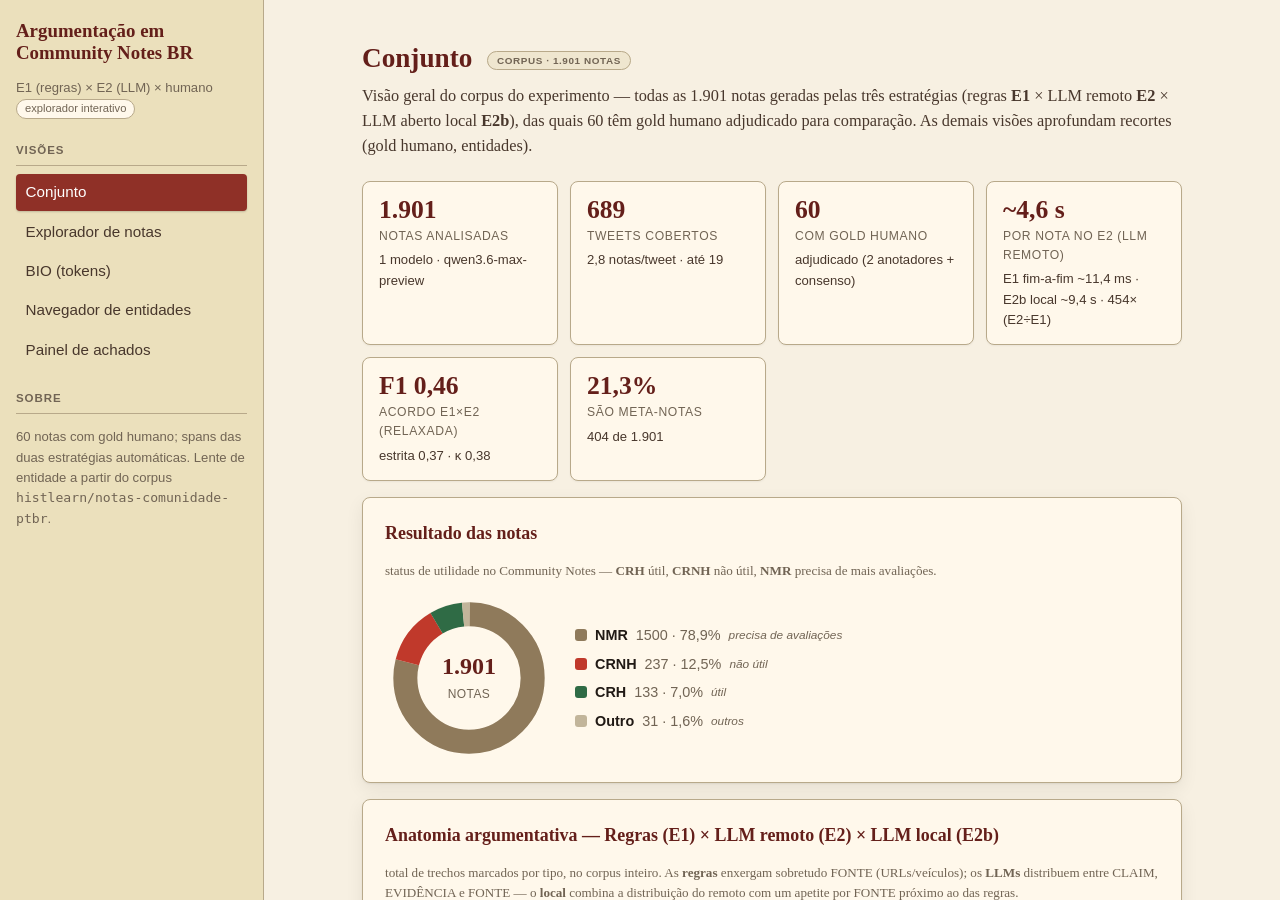
<file: explorador/index.html>
<!doctype html>
<html lang="pt-BR">
<head>
<meta charset="utf-8">
<meta name="viewport" content="width=device-width,initial-scale=1">
<title>Explorador — Argumentação em Community Notes BR</title>
<link rel="stylesheet" href="styles.css">
</head>
<body>

<!-- barra superior + botão do drawer: só aparece em telas estreitas (CSS) -->
<header id="topbar">
  <button id="menu-btn" type="button" aria-label="abrir navegação" aria-controls="sidebar" aria-expanded="false">☰</button>
  <span class="brand">Argumentação em Community Notes BR</span>
</header>
<div id="drawer-backdrop"></div>

<aside id="sidebar">
  <header>
    <h1>Argumentação em<br>Community Notes BR</h1>
    <p class="muted small">E1 (regras) × E2 (LLM) × humano<br><span class="tag">explorador interativo</span></p>
  </header>
  <h2>Visões</h2>
  <ul class="nav-list" id="nav">
    <li><a href="#conjunto" data-v="conjunto">Conjunto</a></li>
    <li><a href="#notas" data-v="notas">Explorador de notas</a></li>
    <li><a href="#bio" data-v="bio">BIO (tokens)</a></li>
    <li><a href="#entidades" data-v="entidades">Navegador de entidades</a></li>
    <li><a href="#painel" data-v="painel">Painel de achados</a></li>
  </ul>
  <div id="side-extra"></div>
  <h2>Sobre</h2>
  <p class="muted small">60 notas com gold humano; spans das duas estratégias automáticas.
  Lente de entidade a partir do corpus <code>histlearn/notas-comunidade-ptbr</code>.</p>
</aside>
<main id="content"><article id="view"></article></main>
<div id="modal" class="modal-bg" hidden><div class="modal" id="modal-body"></div></div>

<!-- dados embutidos (snapshots) + módulos da aplicação (scripts clássicos: funcionam via file://) -->
<script src="data.js"></script>
<script src="data_conjunto.js"></script>
<script src="data_entidades.js"></script>
<script src="data_notas.js"></script>
<script src="data_bio.js"></script>
<script src="js/core.js"></script>
<script src="js/charts.js"></script>
<script src="js/modal.js"></script>
<script src="js/views/conjunto.js"></script>
<script src="js/views/notas.js"></script>
<script src="js/views/bio.js"></script>
<script src="js/views/entidades.js"></script>
<script src="js/views/painel.js"></script>
<script src="js/app.js"></script>
</body>
</html>
</file>
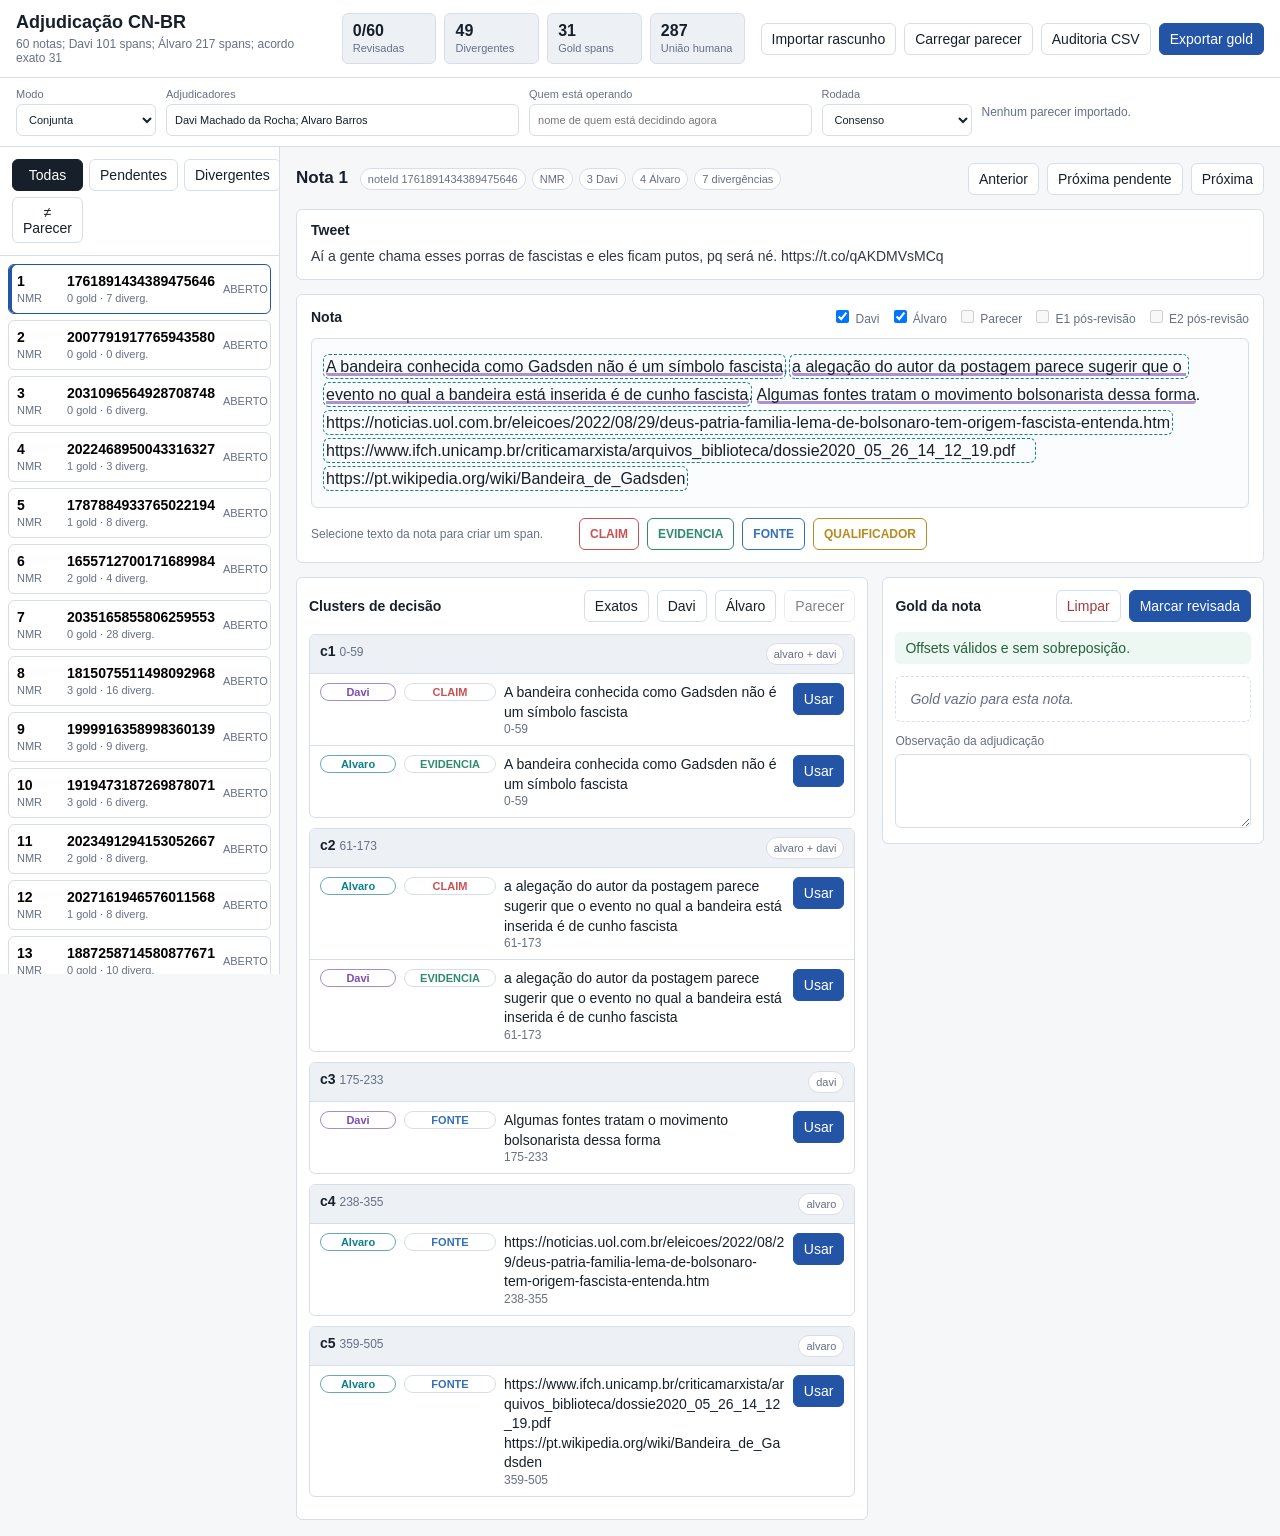
<file: apps/adjudicador/index.html>
<!DOCTYPE html>
<html lang="pt-BR">
<head>
  <meta charset="UTF-8">
  <meta name="viewport" content="width=device-width, initial-scale=1">
  <title>Adjudicação CN-BR</title>
  <link rel="stylesheet" href="styles.css">
</head>
<body>
  <header class="topbar">
    <div>
      <h1>Adjudicação CN-BR</h1>
      <p id="dataset-meta">Carregando dados...</p>
    </div>
    <div class="summary-strip" id="summary-strip"></div>
    <div class="actions top-actions">
      <button id="btn-import-draft" class="btn">Importar rascunho</button>
      <button id="btn-import-peer" class="btn">Carregar parecer</button>
      <button id="btn-export-audit" class="btn">Auditoria CSV</button>
      <button id="btn-export" class="btn primary">Exportar gold</button>
    </div>
  </header>

  <section class="session-panel">
    <label>
      Modo
      <select id="session-mode">
        <option value="conjunta">Conjunta</option>
        <option value="assincrona">Assíncrona</option>
      </select>
    </label>
    <label>
      Adjudicadores
      <input id="session-adjudicators" type="text" placeholder="Davi Machado da Rocha; Alvaro Barros">
    </label>
    <label>
      Quem está operando
      <input id="session-actor" type="text" placeholder="nome de quem está decidindo agora">
    </label>
    <label>
      Rodada
      <select id="session-round">
        <option value="consenso">Consenso</option>
        <option value="parecer_individual">Parecer individual</option>
        <option value="revisao_cruzada">Revisão cruzada</option>
        <option value="fechamento">Fechamento</option>
      </select>
    </label>
    <span id="peer-meta" class="peer-meta">Nenhum parecer importado.</span>
  </section>

  <main class="layout">
    <aside class="sidebar">
      <div class="filter-row">
        <button class="filter active" data-filter="all">Todas</button>
        <button class="filter" data-filter="pending">Pendentes</button>
        <button class="filter" data-filter="divergent">Divergentes</button>
        <button class="filter" data-filter="peer-diff" title="Notas em que o parecer importado difere do gold local">≠ Parecer</button>
      </div>
      <div id="note-list" class="note-list"></div>
    </aside>

    <section class="workspace">
      <div class="note-toolbar">
        <div>
          <span id="note-title" class="note-title"></span>
          <span id="note-badges" class="badges"></span>
        </div>
        <div class="actions">
          <button id="btn-prev" class="btn">Anterior</button>
          <button id="btn-next-open" class="btn">Próxima pendente</button>
          <button id="btn-next" class="btn">Próxima</button>
        </div>
      </div>

      <article class="context-block">
        <h2>Tweet</h2>
        <p id="tweet-text"></p>
      </article>

      <article class="note-block">
        <div class="note-block-head">
          <h2>Nota</h2>
          <div class="source-toggles">
            <label><input type="checkbox" data-layer="davi" checked> Davi</label>
            <label><input type="checkbox" data-layer="alvaro" checked> Álvaro</label>
            <label id="peer-layer-label"><input type="checkbox" data-layer="peer" disabled> Parecer</label>
            <label><input type="checkbox" data-layer="e1" disabled> E1 pós-revisão</label>
            <label><input type="checkbox" data-layer="e2" disabled> E2 pós-revisão</label>
          </div>
        </div>
        <div id="note-text" class="note-text" aria-label="Texto da nota"></div>
        <div class="selection-tools">
          <span id="selection-readout">Selecione texto da nota para criar um span.</span>
          <button class="type-btn CLAIM" data-type="CLAIM">CLAIM</button>
          <button class="type-btn EVIDENCIA" data-type="EVIDENCIA">EVIDENCIA</button>
          <button class="type-btn FONTE" data-type="FONTE">FONTE</button>
          <button class="type-btn QUALIFICADOR" data-type="QUALIFICADOR">QUALIFICADOR</button>
        </div>
      </article>

      <section class="panels">
        <div class="panel">
          <div class="panel-head">
            <h2>Clusters de decisão</h2>
            <div class="actions">
              <button id="btn-use-exact" class="btn">Exatos</button>
              <button id="btn-use-davi" class="btn">Davi</button>
              <button id="btn-use-alvaro" class="btn">Álvaro</button>
              <button id="btn-use-peer" class="btn" disabled>Parecer</button>
            </div>
          </div>
          <div id="clusters"></div>
        </div>

        <div class="panel">
          <div class="panel-head">
            <h2>Gold da nota</h2>
            <div class="actions">
              <button id="btn-clear-note" class="btn danger">Limpar</button>
              <button id="btn-review" class="btn primary">Marcar revisada</button>
            </div>
          </div>
          <div id="validation" class="validation"></div>
          <div id="gold-list" class="gold-list"></div>
          <label class="obs-label">
            Observação da adjudicação
            <textarea id="note-obs" rows="4"></textarea>
          </label>
        </div>
      </section>
    </section>
  </main>

  <div id="toast" class="toast" role="status" aria-live="polite"></div>
  <input id="file-import" type="file" accept=".json,application/json" hidden>
  <script src="data.js"></script>
  <script src="app.js"></script>
</body>
</html>
</file>
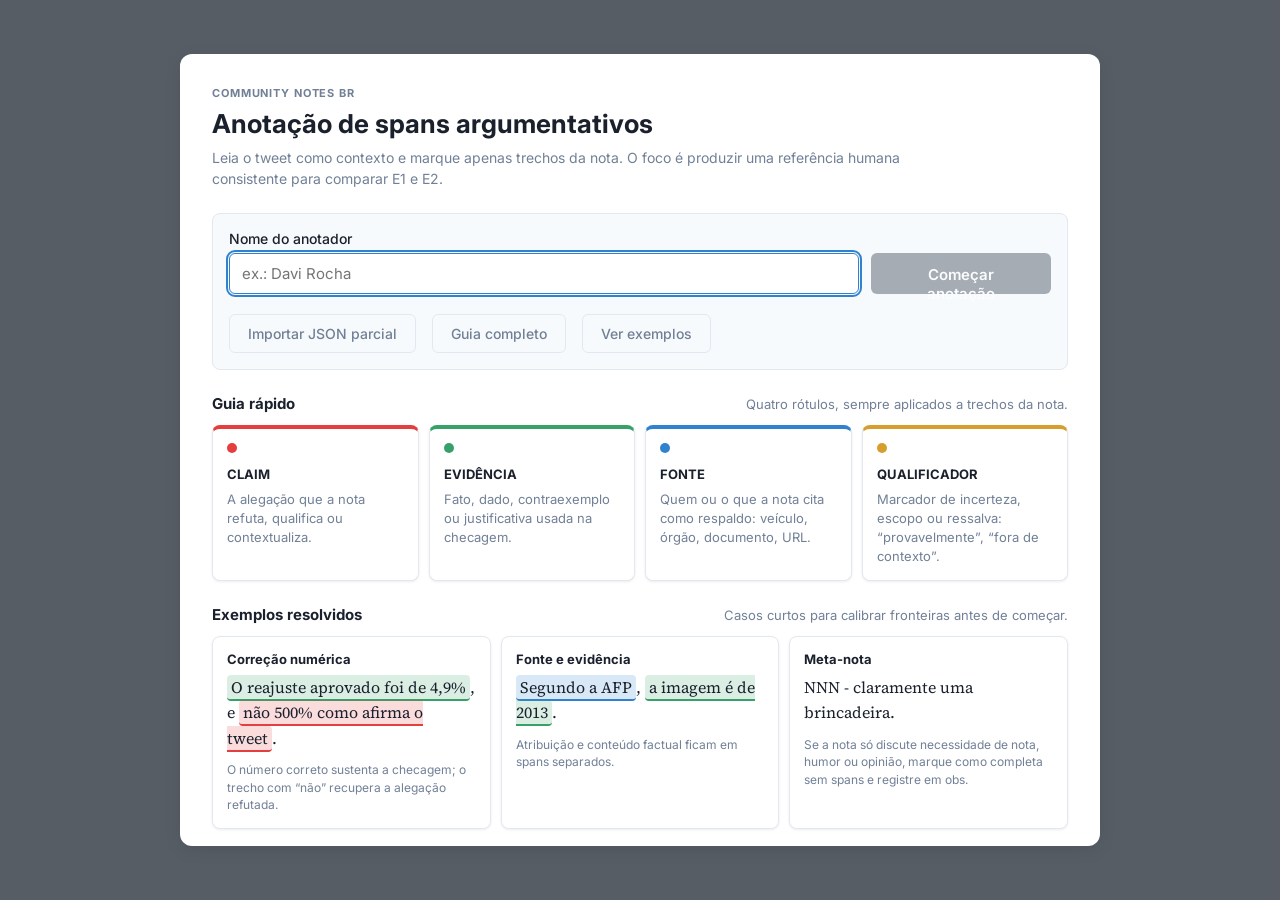
<file: apps/anotador/index.html>
<!DOCTYPE html>
<html lang="pt-BR">
<head>
<meta charset="UTF-8">
<meta name="viewport" content="width=device-width, initial-scale=1">
<title>Anotação Argumentation Mining — CN BR</title>
<link href="https://fonts.googleapis.com/css2?family=Inter:wght@400;500;600;700&family=Source+Serif+Pro:wght@400;600&display=swap" rel="stylesheet">
<link rel="stylesheet" href="styles.css">
</head>
<body>
<!-- ===================== MODAL DE IDENTIFICAÇÃO ===================== -->
<div id="modal-identificacao" class="modal-overlay">
  <div class="modal-box onboarding">
    <div class="onboarding-body">
      <section class="onboarding-hero">
        <p class="eyebrow">Community Notes BR</p>
        <h1>Anotação de spans argumentativos</h1>
        <p class="lead">Leia o tweet como contexto e marque apenas trechos da nota. O foco é produzir uma referência humana consistente para comparar E1 e E2.</p>
      </section>

      <form id="form-identificacao" class="onboarding-form">
        <label class="name-entry">
          Nome do anotador
          <input type="text" id="input-nome" minlength="3" placeholder="ex.: Davi Rocha" required autocomplete="off">
        </label>
        <button type="submit" id="btn-comecar" class="primary" disabled>Começar anotação</button>
        <div class="botoes-rodape">
          <button type="button" id="btn-import-inicial" class="secondary">Importar JSON parcial</button>
          <button type="button" id="btn-abrir-guia-inicial" class="secondary">Guia completo</button>
          <button type="button" id="btn-scroll-exemplos" class="secondary">Ver exemplos</button>
        </div>
      </form>

      <section class="onboarding-section">
        <div class="section-heading">
          <h2>Guia rápido</h2>
          <p>Quatro rótulos, sempre aplicados a trechos da nota.</p>
        </div>
        <div class="guide-card-grid">
          <article class="guide-card CLAIM">
            <span class="type-dot"></span>
            <h3>CLAIM</h3>
            <p>A alegação que a nota refuta, qualifica ou contextualiza.</p>
          </article>
          <article class="guide-card EVIDENCIA">
            <span class="type-dot"></span>
            <h3>EVIDÊNCIA</h3>
            <p>Fato, dado, contraexemplo ou justificativa usada na checagem.</p>
          </article>
          <article class="guide-card FONTE">
            <span class="type-dot"></span>
            <h3>FONTE</h3>
            <p>Quem ou o que a nota cita como respaldo: veículo, órgão, documento, URL.</p>
          </article>
          <article class="guide-card QUALIFICADOR">
            <span class="type-dot"></span>
            <h3>QUALIFICADOR</h3>
            <p>Marcador de incerteza, escopo ou ressalva: “provavelmente”, “fora de contexto”.</p>
          </article>
        </div>
      </section>

      <section class="onboarding-section" id="exemplos-iniciais">
        <div class="section-heading">
          <h2>Exemplos resolvidos</h2>
          <p>Casos curtos para calibrar fronteiras antes de começar.</p>
        </div>
        <div class="example-card-grid">
          <article class="example-card">
            <h3>Correção numérica</h3>
            <p class="example-text"><span class="mark EVIDENCIA">O reajuste aprovado foi de 4,9%</span>, e <span class="mark CLAIM">não 500% como afirma o tweet</span>.</p>
            <p class="example-note">O número correto sustenta a checagem; o trecho com “não” recupera a alegação refutada.</p>
          </article>
          <article class="example-card">
            <h3>Fonte e evidência</h3>
            <p class="example-text"><span class="mark FONTE">Segundo a AFP</span>, <span class="mark EVIDENCIA">a imagem é de 2013</span>.</p>
            <p class="example-note">Atribuição e conteúdo factual ficam em spans separados.</p>
          </article>
          <article class="example-card">
            <h3>Meta-nota</h3>
            <p class="example-text">NNN - claramente uma brincadeira.</p>
            <p class="example-note">Se a nota só discute necessidade de nota, humor ou opinião, marque como completa sem spans e registre em obs.</p>
          </article>
        </div>
      </section>
    </div>
  </div>
</div>

<!-- ===================== APP ===================== -->
<div id="app" hidden>
  <header>
    <span class="titulo">Anotação CN-BR</span>
    <div class="anotador-info">
      <span class="papel" id="header-papel">manual</span>
      <span id="header-nome">—</span>
      <button id="btn-trocar-anotador" data-tooltip="Trocar anotador" style="background:transparent;border:none;color:var(--c-muted);font-size:11px;cursor:pointer;">trocar</button>
    </div>
    <div class="progresso-strip" id="progresso-strip"></div>
    <div class="auto-save" id="auto-save"><span id="auto-save-text">Carregando…</span></div>
  </header>

  <main class="grid">
    <aside class="sidebar-left">
      <h3>60 notas para anotação</h3>
      <div id="lista-notas"></div>
    </aside>

    <section class="painel-central" id="painel-central"></section>

    <aside class="sidebar-right">
      <h3>Tipos de span</h3>
      <div class="tipo-card CLAIM"        data-tooltip="Alegação que a nota refuta/qualifica"><span class="num">1</span><span class="tipo-name">CLAIM</span><div class="tipo-hint">alegação refutada</div></div>
      <div class="tipo-card EVIDENCIA"    data-tooltip="Fato ou dado que sustenta a checagem"><span class="num">2</span><span class="tipo-name">EVIDÊNCIA</span><div class="tipo-hint">fato, dado, contraexemplo</div></div>
      <div class="tipo-card FONTE"        data-tooltip="Atribuição (veículo, especialista, URL)"><span class="num">3</span><span class="tipo-name">FONTE</span><div class="tipo-hint">quem/o que a nota cita</div></div>
      <div class="tipo-card QUALIFICADOR" data-tooltip="Marcador de modulação ou ressalva"><span class="num">4</span><span class="tipo-name">QUALIF</span><div class="tipo-hint">marcador epistêmico</div></div>
      <div class="sugestoes-toggle">
        <span>Sugestões E1/E2</span>
        <button id="btn-toggle-sugestoes">Ver (Tab)</button>
      </div>
    </aside>
  </main>

  <footer>
    <button id="btn-guia">📖 Guia <span style="color:var(--c-muted);font-size:11px;">(?)</span></button>
    <button id="btn-exemplos" data-tooltip="Cards de regras + exemplos resolvidos">📋 Exemplos</button>
    <button id="btn-export-json" class="primary" data-tooltip="Ctrl+S">💾 Exportar JSON</button>
    <button id="btn-export-xlsx">📊 Exportar Excel</button>
    <button id="btn-import">📂 Importar JSON parcial</button>
    <button id="btn-export-bio" data-tooltip="Converte spans para BIO via HF Space">Exportar BIO</button>
    <div class="spacer"></div>
    <span class="indicador" id="auto-export-count">Auto-export a cada 5 completas</span>
    <button id="btn-reset" data-tooltip="Apaga tudo (confirmação dupla)" style="color:var(--c-claim);">⚙ Reset</button>
  </footer>
</div>

<!-- ===================== MODAL GUIA ===================== -->
<div id="modal-guia" class="modal-overlay" hidden>
  <div class="modal-box guia">
    <button class="modal-close" data-close="modal-guia">×</button>
    <div class="guia-html">
      <h2>Visão geral</h2>
      <p>Identifique e marque, no texto da nota, os trechos que cumprem um destes quatro papéis argumentativos:</p>
      <table>
        <tr><th style="width:30%;">Cor</th><th>Tipo</th><th>Função</th></tr>
        <tr><td><span style="display:inline-block;width:14px;height:14px;background:var(--c-claim);border-radius:3px;vertical-align:middle;"></span> vermelho</td><td><strong>CLAIM</strong></td><td>a alegação que a nota refuta, qualifica ou contextualiza</td></tr>
        <tr><td><span style="display:inline-block;width:14px;height:14px;background:var(--c-evid);border-radius:3px;vertical-align:middle;"></span> verde</td><td><strong>EVIDÊNCIA</strong></td><td>fato, dado, contraexemplo</td></tr>
        <tr><td><span style="display:inline-block;width:14px;height:14px;background:var(--c-fonte);border-radius:3px;vertical-align:middle;"></span> azul</td><td><strong>FONTE</strong></td><td>atribuição (veículo, especialista, URL)</td></tr>
        <tr><td><span style="display:inline-block;width:14px;height:14px;background:var(--c-qualif);border-radius:3px;vertical-align:middle;"></span> âmbar</td><td><strong>QUALIFICADOR</strong></td><td>modulação ("parcialmente", "supostamente")</td></tr>
      </table>
      <p>O tweet é <em>contexto</em>. Spans são marcados <strong>apenas na nota</strong>.</p>
      <h2>Mecânica</h2>
      <ul>
        <li>Selecione texto com o mouse → clique no chip ou aperte <code>1</code>/<code>2</code>/<code>3</code>/<code>4</code>.</li>
        <li>Clique num span existente → ícone <code>×</code> para remover.</li>
        <li><code>Tab</code> mostra/esconde sugestões de E1 e E2 (linhas tracejadas, apenas referência).</li>
        <li><code>←</code> <code>→</code> navega entre notas. <code>Ctrl+Z</code> desfaz. <code>Ctrl+S</code> exporta JSON.</li>
      </ul>
      <h2>Regras essenciais</h2>
      <ul>
        <li><strong>Marque na nota, não no tweet.</strong></li>
        <li><strong>Trechos mais curtos</strong> quando em dúvida.</li>
        <li><strong>Sem multi-label</strong>: cada span tem um único tipo. Use o campo <em>obs</em> para registrar ambiguidades.</li>
        <li><strong>URLs já são pré-marcadas</strong> como FONTE automaticamente — você não precisa marcar.</li>
        <li><strong>Em dúvida</strong>: faça a marcação mais defensável e siga; o desacordo entre anotadores é informativo.</li>
      </ul>
      <p style="color: var(--c-muted); font-size: 12px; margin-top: 20px;">Guia completo com 8 casos resolvidos: <code>guia_anotacao.md</code> no repositório do projeto.</p>
    </div>
  </div>
</div>

<!-- ===================== MODAL EXEMPLOS ===================== -->
<div id="modal-exemplos" class="modal-overlay" hidden>
  <div class="modal-box exemplos">
    <button class="modal-close" data-close="modal-exemplos">×</button>
    <section class="modal-section">
      <div class="section-heading">
        <h2>Regras rápidas</h2>
        <p>Quatro rótulos, sempre aplicados a trechos da nota.</p>
      </div>
      <div class="guide-card-grid">
        <article class="guide-card CLAIM">
          <span class="type-dot"></span>
          <h3>CLAIM</h3>
          <p>A alegação que a nota refuta, qualifica ou contextualiza.</p>
        </article>
        <article class="guide-card EVIDENCIA">
          <span class="type-dot"></span>
          <h3>EVIDÊNCIA</h3>
          <p>Fato, dado, contraexemplo ou justificativa usada na checagem.</p>
        </article>
        <article class="guide-card FONTE">
          <span class="type-dot"></span>
          <h3>FONTE</h3>
          <p>Quem ou o que a nota cita como respaldo: veículo, órgão, documento, URL.</p>
        </article>
        <article class="guide-card QUALIFICADOR">
          <span class="type-dot"></span>
          <h3>QUALIFICADOR</h3>
          <p>Marcador de incerteza, escopo ou ressalva: “provavelmente”, “fora de contexto”.</p>
        </article>
      </div>
    </section>
    <section class="modal-section">
      <div class="section-heading">
        <h2>Exemplos resolvidos</h2>
        <p>Casos curtos para calibrar fronteiras quando travar.</p>
      </div>
      <div class="example-card-grid">
        <article class="example-card">
          <h3>Correção numérica</h3>
          <p class="example-text"><span class="mark EVIDENCIA">O reajuste aprovado foi de 4,9%</span>, e <span class="mark CLAIM">não 500% como afirma o tweet</span>.</p>
          <p class="example-note">O número correto sustenta a checagem; o trecho com “não” recupera a alegação refutada.</p>
        </article>
        <article class="example-card">
          <h3>Fonte e evidência</h3>
          <p class="example-text"><span class="mark FONTE">Segundo a AFP</span>, <span class="mark EVIDENCIA">a imagem é de 2013</span>.</p>
          <p class="example-note">Atribuição e conteúdo factual ficam em spans separados.</p>
        </article>
        <article class="example-card">
          <h3>Meta-nota</h3>
          <p class="example-text">NNN - claramente uma brincadeira.</p>
          <p class="example-note">Se a nota só discute necessidade de nota, humor ou opinião, marque como completa sem spans e registre em obs.</p>
        </article>
      </div>
    </section>
  </div>
</div>

<!-- drop overlay -->
<div class="drop-overlay" id="drop-overlay"><div class="msg">Solte o arquivo JSON para importar</div></div>

<!-- toast -->
<div class="toast" id="toast"></div>

<!-- input file oculto -->
<input type="file" id="file-import" accept=".json,application/json" hidden>
<script src="data.js"></script>
<script src="app.js"></script>
</body>
</html>
</file>
<file: explorador/styles.css>
:root{
  --paper:#f7f0e2; --card:#fff8eb; --side:#ebe0bc; --ink:#211a15; --ink-soft:#48372c;
  --muted:#716454; --rule:#b8a98a; --rule-strong:#8f7a5b; --brand:#8f3027; --brand-dark:#641f1a;
  --shell:#211a15; --shell-fg:#f7f0e2;
  --t-CLAIM:#c0392b; --t-EVIDENCIA:#2f6b45; --t-FONTE:#1f5d75; --t-QUALIFICADOR:#8a6105;
  --serif:"Iowan Old Style","Palatino Linotype",Palatino,Georgia,serif;
  --sans:-apple-system,BlinkMacSystemFont,"Segoe UI",Roboto,Arial,sans-serif;
  --mono:"SF Mono",Menlo,Consolas,monospace;
  --sidebar-w:264px; --topbar-h:54px;
}
*{box-sizing:border-box}
html,body{margin:0;height:100%}
body{display:flex;background:var(--paper);color:var(--ink);font-family:var(--serif);
  font-size:17px;line-height:1.55;-webkit-font-smoothing:antialiased}
a{color:var(--brand);text-decoration:none} a:hover{text-decoration:underline}
.muted{color:var(--muted)} .small{font-size:.82rem}
mark{background:none;color:inherit}

/* sidebar */
#sidebar{width:var(--sidebar-w);flex:0 0 var(--sidebar-w);background:var(--side);border-right:1px solid var(--rule);
  height:100vh;overflow:auto;padding:18px 16px;font-family:var(--sans)}
#sidebar header h1{font-family:var(--serif);font-size:1.18rem;margin:.1rem 0 .1rem;color:var(--brand-dark);line-height:1.2}
#sidebar h2{font-size:.72rem;text-transform:uppercase;letter-spacing:.08em;color:var(--muted);
  margin:1.4rem 0 .5rem;border-bottom:1px solid var(--rule);padding-bottom:.3rem}
.nav-list{list-style:none;padding:0;margin:0}
.nav-list li{margin:.15rem 0}
.nav-list a{display:block;padding:.42rem .6rem;border-radius:4px;color:var(--ink-soft);font-size:.95rem}
.nav-list a:hover{background:#fff8eb88;text-decoration:none}
.nav-list a.active{background:var(--brand);color:#fff;box-shadow:0 1px 2px rgba(0,0,0,.18)}
.tag{display:inline-block;background:#fff8eb;border:1px solid var(--rule);border-radius:99px;
  padding:.05rem .5rem;font-size:.7rem;color:var(--muted)}
select,input[type=search]{width:100%;font-family:var(--sans);font-size:.9rem;padding:.4rem .5rem;
  border:1px solid var(--rule-strong);border-radius:4px;background:#fff8eb;color:var(--ink);margin-top:.2rem}

/* mobile top bar — only shown on narrow screens */
#topbar{display:none;position:sticky;top:0;z-index:30;height:var(--topbar-h);
  align-items:center;gap:10px;padding:0 14px;background:var(--side);
  border-bottom:1px solid var(--rule);font-family:var(--sans)}
#topbar .brand{font-family:var(--serif);font-weight:600;color:var(--brand-dark);font-size:1.02rem;
  line-height:1.1;overflow:hidden;text-overflow:ellipsis;white-space:nowrap}
#menu-btn{appearance:none;-webkit-appearance:none;border:1px solid var(--rule-strong);background:#fff8eb;
  color:var(--ink-soft);border-radius:7px;width:42px;height:42px;flex:0 0 42px;cursor:pointer;
  display:inline-flex;align-items:center;justify-content:center;font-size:1.25rem;line-height:1}
#menu-btn:active{background:var(--brand);color:#fff}
#drawer-backdrop{display:none;position:fixed;inset:0;background:rgba(33,26,21,.42);z-index:35}

/* main */
#content{flex:1;height:100vh;overflow:auto;padding:34px 40px 80px}
#view{max-width:820px;margin:0 auto}
h2.view-title{font-size:1.7rem;color:var(--brand-dark);margin:.2rem 0 .2rem;font-weight:600}
.lede{color:var(--ink-soft);margin:.2rem 0 1.4rem;font-size:1.02rem}
.card{background:var(--card);border:1px solid var(--rule);border-radius:8px;
  box-shadow:0 1px 2px rgba(0,0,0,.06),0 6px 18px rgba(0,0,0,.07);padding:20px 22px;margin:16px 0}

/* legend / type chips */
.legend{display:flex;gap:14px;flex-wrap:wrap;font-family:var(--sans);font-size:.8rem;margin:.4rem 0 0}
.legend b{display:inline-flex;align-items:center;gap:6px;font-weight:600}
.dot{width:11px;height:11px;border-radius:3px;display:inline-block}
.d-CLAIM{background:var(--t-CLAIM)} .d-EVIDENCIA{background:var(--t-EVIDENCIA)}
.d-FONTE{background:var(--t-FONTE)} .d-QUALIFICADOR{background:var(--t-QUALIFICADOR)}

/* note explorer */
.controls{display:flex;gap:8px;align-items:center;flex-wrap:wrap;font-family:var(--sans);margin-bottom:12px}
.seg{display:inline-flex;border:1px solid var(--rule-strong);border-radius:6px;overflow:hidden}
.seg button{font-family:var(--sans);border:0;background:#fff8eb;padding:.4rem .8rem;cursor:pointer;
  font-size:.85rem;color:var(--ink-soft);border-right:1px solid var(--rule)}
.seg button:last-child{border-right:0}
.seg button.on{background:var(--brand);color:#fff}
.pager{margin-left:auto;display:flex;gap:6px;align-items:center}
.pager button{font-family:var(--sans);border:1px solid var(--rule-strong);background:#fff8eb;border-radius:6px;
  width:32px;height:32px;cursor:pointer;font-size:1rem;color:var(--ink-soft)}
.tweet{font-family:var(--sans);font-size:.9rem;color:var(--ink-soft);background:#efe6cf;
  border-left:3px solid var(--rule-strong);border-radius:0 6px 6px 0;padding:10px 14px;margin-bottom:14px;
  overflow-wrap:anywhere;word-break:break-word}
.tweet .lbl{font-size:.68rem;text-transform:uppercase;letter-spacing:.08em;color:var(--muted);display:block;margin-bottom:.2rem}
.nota-text{white-space:pre-wrap;word-break:break-word;overflow-wrap:anywhere;font-size:1.05rem;line-height:1.7}
.sp{border-radius:3px;padding:.02em .12em;border-bottom:2px solid}
.sp-CLAIM{background:#c0392b1f;border-color:var(--t-CLAIM)}
.sp-EVIDENCIA{background:#2f6b451f;border-color:var(--t-EVIDENCIA)}
.sp-FONTE{background:#1f5d751f;border-color:var(--t-FONTE)}
.sp-QUALIFICADOR{background:#8a61051f;border-color:var(--t-QUALIFICADOR)}
/* FONTE ancorada em URL: infraestrutura (injetada por regex; removida na leitura sem FONTE-URL) */
.sp-url{border-bottom-style:dashed;opacity:.72;background-image:repeating-linear-gradient(135deg,transparent,transparent 3px,#1f5d7526 3px,#1f5d7526 4px)}
.meta-row{font-family:var(--sans);font-size:.78rem;color:var(--muted);margin-top:14px;display:flex;gap:14px;flex-wrap:wrap}
.badge{background:#efe6cf;border:1px solid var(--rule);border-radius:99px;padding:.08rem .55rem}

/* scrollable wrapper for wide tables on small screens */
.table-scroll{overflow:auto;-webkit-overflow-scrolling:touch}

/* heatmap */
table.heat{border-collapse:collapse;width:100%;font-family:var(--sans);font-size:.86rem}
table.heat th,table.heat td{padding:.5rem .6rem;text-align:center;border:1px solid #00000010}
table.heat th{font-size:.72rem;text-transform:uppercase;letter-spacing:.05em;color:var(--muted);font-weight:600}
table.heat td.lbl{text-align:left;font-weight:600;color:var(--ink-soft);white-space:nowrap}
table.heat td.dom{font-size:.74rem;color:var(--muted);text-align:left}
.hcell{position:relative;color:var(--ink)}

/* painel */
.headline{display:grid;grid-template-columns:1fr 1fr;gap:14px}
.stat{background:var(--card);border:1px solid var(--rule);border-radius:8px;padding:14px 16px}
.stat .k{font-family:var(--sans);font-size:.72rem;text-transform:uppercase;letter-spacing:.06em;color:var(--muted)}
.stat .v{font-size:1.5rem;color:var(--brand-dark);font-weight:600}
.stat .s{font-family:var(--sans);font-size:.8rem;color:var(--ink-soft)}
.bars{font-family:var(--sans);font-size:.82rem}
.bar-row{display:flex;align-items:center;gap:10px;margin:.3rem 0}
.bar-row .nm{width:120px;color:var(--ink-soft)}
.bar{height:14px;border-radius:3px}
.dchips{display:flex;flex-wrap:wrap;gap:6px;margin-top:.4rem}
.dchip{font-family:var(--sans);font-size:.8rem;border-radius:99px;padding:.12rem .6rem;border:1px solid}
table.simple{border-collapse:collapse;width:100%;font-family:var(--sans);font-size:.86rem;margin-top:.4rem}
table.simple th,table.simple td{padding:.45rem .6rem;border-bottom:1px solid var(--rule);text-align:right}
table.simple th:first-child,table.simple td:first-child{text-align:left}
.perfil-cols{display:grid;grid-template-columns:1fr 1fr 1fr;gap:16px}
.pcol h4{margin:.1rem 0 .35rem;font-family:var(--sans);font-size:.72rem;text-transform:uppercase;letter-spacing:.05em;color:var(--muted)}
.dchip.pos-VERB{border-color:#8f302755;color:#8f3027} .dchip.pos-NOUN{border-color:#1f5d7555;color:#1f5d75} .dchip.pos-ADJ{border-color:#8a610555;color:#8a6105}
.ex{font-family:var(--sans);font-size:.86rem;color:var(--ink-soft);border-left:3px solid var(--rule);padding:.25rem .7rem;margin:.45rem 0;line-height:1.5}
.ex b{color:var(--brand-dark)}
.occ-click{cursor:pointer;border-radius:0 5px 5px 0} .occ-click:hover{background:#efe6cf;border-left-color:var(--brand)}
.cloud{display:flex;flex-wrap:wrap;gap:5px 11px;align-items:baseline}
.cloud span{line-height:1.15;font-weight:600}
.cloud .pos-VERB{color:#8f3027} .cloud .pos-NOUN{color:#1f5d75} .cloud .pos-ADJ{color:#8a6105}
.reasoning-block{margin:16px 0 0}
.reasoning-toggle{font-family:var(--sans);display:flex;align-items:center;gap:8px;width:100%;cursor:pointer;background:#efe6cf;border:1px solid var(--rule-strong);border-radius:6px;padding:.5rem .7rem;color:var(--ink-soft);font-size:.88rem}
.reasoning-toggle:hover{border-color:var(--t-FONTE)} .reasoning-toggle .hint{margin-left:auto;font-style:italic;color:var(--muted);font-size:.74rem}
.reasoning-body{border:1px solid var(--rule);border-top:0;border-radius:0 0 6px 6px;padding:12px 14px;background:var(--card)}
.reasoning-banner{font-family:var(--sans);font-size:.78rem;color:#8a3b16;background:#f3e2c8;border:1px solid #d8b98e;border-radius:5px;padding:.4rem .6rem;margin-bottom:.6rem}
.reasoning-md{font-family:var(--sans);font-size:.9rem;line-height:1.55;color:var(--ink-soft)}
.reasoning-md p{margin:0 0 .5rem} .reasoning-md ul,.reasoning-md ol{margin:.2rem 0 .6rem;padding-left:20px} .reasoning-md li{margin:.1rem 0}
.reasoning-md strong{color:var(--ink);font-weight:600} .reasoning-md h1,.reasoning-md h2,.reasoning-md h3,.reasoning-md h4{font-size:1rem;color:var(--brand-dark);margin:.6rem 0 .3rem}
.modal-bg{position:fixed;inset:0;background:rgba(33,26,21,.55);display:flex;align-items:center;justify-content:center;z-index:1000;padding:24px}
.modal-bg[hidden]{display:none}
.modal{background:var(--paper);border:1px solid var(--rule-strong);border-radius:10px;max-width:760px;width:100%;max-height:84vh;overflow:auto;box-shadow:0 14px 38px rgba(0,0,0,.3);padding:22px 26px}
.modal .x{float:right;border:0;background:none;font-size:1.4rem;cursor:pointer;color:var(--muted);line-height:1}
.modal h3{color:var(--brand-dark);margin:.1rem 0 .5rem}

/* ============================================================= *
 *  Conjunto (overview / dashboard) — KPIs, donut, barras, anatomia
 * ============================================================= */
.card h3{margin:.1rem 0 .5rem;font-family:var(--serif);font-size:1.12rem;color:var(--brand-dark);font-weight:600}
.scope{font-family:var(--sans);font-size:.62rem;font-weight:600;text-transform:uppercase;letter-spacing:.06em;
  vertical-align:middle;background:#efe6cf;border:1px solid var(--rule);color:var(--muted);border-radius:99px;padding:.18rem .55rem;margin-left:.5rem}

.kpis{display:grid;grid-template-columns:repeat(auto-fit,minmax(155px,1fr));gap:12px;margin:.2rem 0 4px}
.kpi{background:var(--card);border:1px solid var(--rule);border-radius:8px;padding:14px 16px;box-shadow:0 1px 2px rgba(0,0,0,.05)}
.kpi-v{font-size:1.6rem;color:var(--brand-dark);font-weight:600;line-height:1.12}
.kpi-k{font-family:var(--sans);font-size:.76rem;text-transform:uppercase;letter-spacing:.05em;color:var(--muted);margin-top:.15rem}
.kpi-s{font-family:var(--sans);font-size:.82rem;color:var(--ink-soft);margin-top:.3rem}

.donut-wrap{display:flex;gap:22px;align-items:center;flex-wrap:wrap;margin-top:.4rem}
.donut{width:168px;height:168px;flex:0 0 auto}
.don-seg{transition:opacity .15s} .donut:hover .don-seg{opacity:.55} .don-seg:hover{opacity:1}
.don-c1{font:600 6px var(--serif);fill:var(--brand-dark);text-anchor:middle}
.don-c2{font:3px var(--sans);fill:var(--muted);text-anchor:middle;letter-spacing:.1px;text-transform:uppercase}
.don-legend{list-style:none;margin:0;padding:0;font-family:var(--sans);font-size:.9rem;display:flex;flex-direction:column;gap:.4rem;justify-content:center}
.don-legend li{display:flex;align-items:center;gap:.5rem;flex-wrap:wrap}
.don-legend .sw{width:12px;height:12px;border-radius:3px;flex:0 0 auto}
.don-hint{font-size:.74rem;color:var(--muted);font-style:italic}

.hbars{font-family:var(--sans);font-size:.86rem;display:flex;flex-direction:column;gap:.4rem;margin-top:.5rem}
.hbar-row{display:grid;grid-template-columns:minmax(120px,210px) 1fr auto;align-items:center;gap:10px}
.hbar-lbl{color:var(--ink-soft);white-space:nowrap;overflow:hidden;text-overflow:ellipsis}
.hbar-track{background:#0000000d;border-radius:4px;height:14px;overflow:hidden}
.hbar-fill{display:block;height:100%;border-radius:4px}
.hbar-val{color:var(--muted);font-variant-numeric:tabular-nums;text-align:right;min-width:38px}

.anat{display:flex;flex-direction:column;gap:.6rem;margin-top:.5rem;font-family:var(--sans)}
.anat-row{display:grid;grid-template-columns:118px 1fr;align-items:center;gap:12px}
.anat-lbl{font-size:.82rem;font-weight:700;letter-spacing:.02em}
.anat-bars{display:flex;flex-direction:column;gap:.28rem}
.anat-b{display:grid;grid-template-columns:24px 1fr auto;align-items:center;gap:8px;font-size:.8rem}
.anat-b-n{color:var(--muted);font-size:.72rem}
.anat-b-track{background:#0000000d;border-radius:4px;height:12px;overflow:hidden}
.anat-b-fill{display:block;height:100%;border-radius:4px}
.anat-b-v{color:var(--ink-soft);font-variant-numeric:tabular-nums;min-width:46px;text-align:right}

.dist-grid{display:grid;grid-template-columns:1fr 1fr;gap:16px 28px;margin-top:.4rem}
.dist h4{margin:.1rem 0 .15rem;font-family:var(--sans);font-size:.74rem;text-transform:uppercase;letter-spacing:.05em;color:var(--muted)}
.dist .hbars{margin-top:.2rem;gap:.28rem}

/* navegador de entidades */
.crumbs{font-family:var(--sans);font-size:.86rem;margin:.1rem 0 1rem;color:var(--muted)}
.crumbs .crumb{cursor:pointer;color:var(--brand)} .crumbs .crumb.cur{color:var(--ink-soft);cursor:default}
.crumbs .sep{margin:0 .4rem;color:var(--rule-strong)}
tr.heat-nav{cursor:pointer} tr.heat-nav:hover td{background-color:#fff8eb !important}
tr.heat-nav .lbl{color:var(--brand)}
.ent-grid{display:grid;grid-template-columns:repeat(auto-fill,minmax(150px,1fr));gap:8px;margin-top:.5rem}
.ent-pick{font-family:var(--sans);text-align:left;border:1px solid var(--rule);background:#fff8eb;border-radius:7px;
  padding:.5rem .7rem;cursor:pointer;display:flex;flex-direction:column;gap:.1rem;color:var(--ink-soft)}
.ent-pick:hover{border-color:var(--brand);background:#fff}
.ent-nm{font-weight:600;color:var(--brand-dark)} .ent-meta{font-size:.74rem;color:var(--muted)}
.eh{margin:.1rem 0 .35rem;font-family:var(--sans);font-size:.74rem;text-transform:uppercase;letter-spacing:.05em;color:var(--muted)}
.ag-bar{display:flex;height:16px;border-radius:5px;overflow:hidden;background:#0000000d;margin:.2rem 0 .5rem}
.ag-seg{display:block;height:100%}
.ag-leg{display:flex;flex-wrap:wrap;gap:6px 16px;font-family:var(--sans);font-size:.8rem;color:var(--ink-soft)}
.ag-leg span{display:inline-flex;align-items:center;gap:6px}
.ag-leg i{width:11px;height:11px;border-radius:3px;display:inline-block}

/* BIO (rotulagem de sequência, nível de token) */
.bio-stream{white-space:pre-wrap;word-break:break-word;overflow-wrap:anywhere;font-size:1.05rem;line-height:2.15}
.btok{border-radius:2px;padding:.05em .04em;border-bottom:2px solid var(--tc)}
.bio-b{box-shadow:-2.5px 0 0 var(--tc);margin-left:2px;border-top-left-radius:0;border-bottom-left-radius:0}
.bio-CLAIM{--tc:var(--t-CLAIM);background:#c0392b1f}
.bio-EVIDENCIA{--tc:var(--t-EVIDENCIA);background:#2f6b451f}
.bio-FONTE{--tc:var(--t-FONTE);background:#1f5d751f}
.bio-QUALIFICADOR{--tc:var(--t-QUALIFICADOR);background:#8a61051f}

/* ============================================================= *
 *  Mobile / narrow viewport: sidebar becomes an off-canvas drawer
 *  toggled from a sticky top bar, with larger touch targets.
 * ============================================================= */
@media(max-width:760px){
  html{overflow-x:hidden}
  html,body{height:auto;min-height:100%}
  body{flex-direction:column}

  /* top bar + off-canvas drawer */
  #topbar{display:flex}
  #sidebar{position:fixed;top:0;left:0;height:100%;width:min(86vw,320px);z-index:40;
    transform:translateX(-100%);transition:transform .22s ease;
    box-shadow:0 0 0 100vmax transparent;overscroll-behavior:contain}
  body.drawer-open #sidebar{transform:translateX(0);box-shadow:6px 0 28px rgba(0,0,0,.28)}
  body.drawer-open #drawer-backdrop{display:block}

  #content{height:auto;flex:1 1 auto;padding:18px 16px 64px}
  #view{max-width:none}
  h2.view-title{font-size:1.42rem}
  .lede{font-size:.98rem;margin-bottom:1rem}
  .card{padding:16px 15px;margin:12px 0}

  /* roomier tap targets; segmented control on its own full-width row,
     pager beneath it (right-aligned) so nothing is cramped on narrow phones */
  .nav-list a{padding:.7rem .7rem;font-size:1rem}
  .controls{gap:10px}
  .seg{flex:1 1 100%}
  .seg button{flex:1 1 0;padding:.6rem .5rem;font-size:.92rem;min-height:44px}
  .pager{width:100%;justify-content:flex-end;margin-left:0}
  .pager button{width:44px;height:44px;font-size:1.15rem}

  /* keep wide grids/tables from overflowing the page */
  .headline{grid-template-columns:1fr}
  .perfil-cols{grid-template-columns:1fr}
  .bar-row .nm{width:96px}

  /* conjunto: stack overview pieces on narrow screens */
  .kpis{grid-template-columns:repeat(auto-fit,minmax(140px,1fr));gap:10px}
  .kpi-v{font-size:1.4rem}
  .donut-wrap{justify-content:center;gap:16px}
  .anat-row{grid-template-columns:1fr;gap:.35rem}
  .anat-lbl{margin-bottom:.05rem}
  .hbar-row{grid-template-columns:minmax(84px,1.4fr) 2fr auto;gap:8px}
  .scope{display:inline-block;margin:.3rem 0 0}
  .dist-grid{grid-template-columns:1fr;gap:14px}

  /* roomier modal */
  .modal-bg{padding:10px;align-items:flex-start}
  .modal{max-height:92vh;padding:18px 16px;border-radius:12px}
  .modal .x{font-size:1.7rem;padding:.1rem .35rem;margin:-.3rem -.3rem 0 0}
}
</file>
<file: apps/adjudicador/styles.css>
:root {
  --bg: #f6f7f9;
  --panel: #ffffff;
  --ink: #17202a;
  --muted: #667085;
  --line: #d8dee7;
  --soft: #edf1f6;
  --primary: #2454a6;
  --primary-ink: #ffffff;
  --danger: #a33a3a;
  --claim: #c75254;
  --evidencia: #2e8b6d;
  --fonte: #346fb8;
  --qualificador: #b78b1f;
  --davi: #7a4db3;
  --alvaro: #0b7f8c;
  --e1: #6a737d;
  --e2: #9a6700;
  --peer: #8a4f2a;
}

* { box-sizing: border-box; }

body {
  margin: 0;
  background: var(--bg);
  color: var(--ink);
  font-family: Arial, Helvetica, sans-serif;
  font-size: 14px;
}

button, input, textarea, select {
  font: inherit;
}

.topbar {
  position: sticky;
  top: 0;
  z-index: 20;
  display: grid;
  grid-template-columns: minmax(220px, 1fr) minmax(360px, 1.3fr) auto;
  gap: 16px;
  align-items: center;
  padding: 12px 16px;
  background: #ffffff;
  border-bottom: 1px solid var(--line);
}

h1, h2, h3, p { margin: 0; }
h1 { font-size: 18px; font-weight: 700; letter-spacing: 0; }
h2 { font-size: 14px; font-weight: 700; letter-spacing: 0; }
h3 { font-size: 13px; font-weight: 700; letter-spacing: 0; }

#dataset-meta {
  margin-top: 4px;
  color: var(--muted);
  font-size: 12px;
}

.summary-strip {
  display: grid;
  grid-template-columns: repeat(4, minmax(80px, 1fr));
  gap: 8px;
}

.metric {
  min-width: 0;
  padding: 8px 10px;
  border: 1px solid var(--line);
  border-radius: 6px;
  background: var(--soft);
}

.metric strong {
  display: block;
  font-size: 16px;
  line-height: 1.1;
}

.metric span {
  color: var(--muted);
  font-size: 11px;
}

.layout {
  display: grid;
  grid-template-columns: 280px minmax(0, 1fr);
  min-height: calc(100vh - 125px);
}

.session-panel {
  display: grid;
  grid-template-columns: 140px minmax(240px, 1fr) minmax(220px, .8fr) 150px minmax(180px, .8fr);
  gap: 10px;
  align-items: end;
  padding: 10px 16px;
  background: #ffffff;
  border-bottom: 1px solid var(--line);
}

.session-panel label {
  color: var(--muted);
  font-size: 11px;
}

.session-panel input,
.session-panel select {
  display: block;
  width: 100%;
  min-height: 32px;
  margin-top: 4px;
  border: 1px solid var(--line);
  border-radius: 6px;
  padding: 5px 8px;
  color: var(--ink);
  background: #ffffff;
}

.peer-meta {
  align-self: center;
  color: var(--muted);
  font-size: 12px;
}

.sidebar {
  border-right: 1px solid var(--line);
  background: #ffffff;
  min-height: calc(100vh - 73px);
  position: sticky;
  top: 73px;
  align-self: start;
  max-height: calc(100vh - 73px);
  overflow: auto;
}

.filter-row {
  display: grid;
  grid-template-columns: repeat(3, 1fr);
  gap: 6px;
  padding: 12px;
  border-bottom: 1px solid var(--line);
}

.filter, .btn, .type-btn {
  border: 1px solid var(--line);
  background: #ffffff;
  color: var(--ink);
  border-radius: 6px;
  min-height: 32px;
  padding: 6px 10px;
  cursor: pointer;
}

.btn:hover, .filter:hover, .type-btn:hover { border-color: #9aa8bb; }
.btn:disabled { opacity: .55; cursor: not-allowed; }
.primary { background: var(--primary); color: var(--primary-ink); border-color: var(--primary); }
.danger { color: var(--danger); }
.filter.active { background: var(--ink); color: #ffffff; border-color: var(--ink); }

.note-list { padding: 8px; }

.note-item {
  display: grid;
  grid-template-columns: 42px 1fr auto;
  gap: 8px;
  width: 100%;
  text-align: left;
  margin-bottom: 6px;
  padding: 8px;
  border: 1px solid var(--line);
  border-radius: 6px;
  background: #ffffff;
  cursor: pointer;
}

.note-item.active {
  border-color: var(--primary);
  box-shadow: inset 3px 0 0 var(--primary);
}

.note-item.reviewed { background: #f3faf7; }
.note-item .small { color: var(--muted); font-size: 11px; }
.note-item .flag { color: var(--muted); font-size: 11px; align-self: center; }

.workspace {
  padding: 16px;
  min-width: 0;
}

.note-toolbar, .panel-head, .note-block-head {
  display: flex;
  align-items: center;
  justify-content: space-between;
  gap: 12px;
}

.note-title {
  font-size: 17px;
  font-weight: 700;
}

.badges {
  display: inline-flex;
  flex-wrap: wrap;
  gap: 6px;
  margin-left: 8px;
  vertical-align: middle;
}

.badge {
  display: inline-flex;
  align-items: center;
  min-height: 22px;
  padding: 2px 7px;
  border-radius: 999px;
  border: 1px solid var(--line);
  color: var(--muted);
  background: #ffffff;
  font-size: 11px;
}

.actions {
  display: flex;
  flex-wrap: wrap;
  gap: 8px;
  align-items: center;
}

.context-block, .note-block, .panel {
  background: var(--panel);
  border: 1px solid var(--line);
  border-radius: 6px;
}

.context-block {
  margin-top: 14px;
  padding: 12px 14px;
}

.context-block p {
  margin-top: 8px;
  color: #303846;
  line-height: 1.5;
}

.note-block {
  margin-top: 14px;
  padding: 12px 14px;
}

.source-toggles {
  display: flex;
  flex-wrap: wrap;
  gap: 10px;
  color: var(--muted);
  font-size: 12px;
}

.note-text {
  margin-top: 12px;
  padding: 14px;
  border: 1px solid var(--line);
  border-radius: 6px;
  background: #fbfcfe;
  font-size: 16px;
  line-height: 1.75;
  white-space: pre-wrap;
  overflow-wrap: anywhere;
  user-select: text;
}

.seg {
  border-radius: 3px;
  padding: 1px 0;
}

.gold-CLAIM { background: color-mix(in srgb, var(--claim) 24%, transparent); }
.gold-EVIDENCIA { background: color-mix(in srgb, var(--evidencia) 24%, transparent); }
.gold-FONTE { background: color-mix(in srgb, var(--fonte) 24%, transparent); }
.gold-QUALIFICADOR { background: color-mix(in srgb, var(--qualificador) 30%, transparent); }
.mark-davi { box-shadow: inset 0 -3px 0 color-mix(in srgb, var(--davi) 60%, transparent); }
.mark-alvaro { outline: 1px dashed var(--alvaro); outline-offset: 2px; }
.mark-peer { box-shadow: inset 0 3px 0 color-mix(in srgb, var(--peer) 65%, transparent); }
.mark-e1 { border-bottom: 2px dotted var(--e1); }
.mark-e2 { border-top: 2px dotted var(--e2); }

.selection-tools {
  display: flex;
  flex-wrap: wrap;
  align-items: center;
  gap: 8px;
  margin-top: 10px;
}

#selection-readout {
  min-width: 260px;
  color: var(--muted);
  font-size: 12px;
}

.type-btn {
  font-weight: 700;
  font-size: 12px;
}

.type-btn.CLAIM { border-color: var(--claim); color: var(--claim); }
.type-btn.EVIDENCIA { border-color: var(--evidencia); color: var(--evidencia); }
.type-btn.FONTE { border-color: var(--fonte); color: var(--fonte); }
.type-btn.QUALIFICADOR { border-color: var(--qualificador); color: var(--qualificador); }

.panels {
  display: grid;
  grid-template-columns: minmax(0, 1.2fr) minmax(360px, .8fr);
  gap: 14px;
  margin-top: 14px;
  align-items: start;
}

.panel {
  padding: 12px;
  min-width: 0;
}

#clusters, .gold-list {
  margin-top: 12px;
}

.cluster {
  border: 1px solid var(--line);
  border-radius: 6px;
  margin-bottom: 10px;
  overflow: hidden;
}

.cluster-head {
  display: flex;
  justify-content: space-between;
  gap: 10px;
  padding: 8px 10px;
  background: var(--soft);
}

.cluster-range {
  color: var(--muted);
  font-size: 12px;
}

.candidate {
  display: grid;
  grid-template-columns: 76px 92px 1fr auto;
  gap: 8px;
  align-items: start;
  padding: 9px 10px;
  border-top: 1px solid var(--line);
}

.candidate.in-gold {
  background: #f3faf7;
}

.source-pill, .type-pill {
  display: inline-flex;
  justify-content: center;
  border-radius: 999px;
  border: 1px solid var(--line);
  padding: 2px 7px;
  font-size: 11px;
  font-weight: 700;
}

.source-davi { color: var(--davi); border-color: color-mix(in srgb, var(--davi) 55%, var(--line)); }
.source-alvaro { color: var(--alvaro); border-color: color-mix(in srgb, var(--alvaro) 55%, var(--line)); }
.source-peer { color: var(--peer); border-color: color-mix(in srgb, var(--peer) 55%, var(--line)); }
.source-e1 { color: var(--e1); }
.source-e2 { color: var(--e2); }
.type-CLAIM { color: var(--claim); }
.type-EVIDENCIA { color: var(--evidencia); }
.type-FONTE { color: var(--fonte); }
.type-QUALIFICADOR { color: var(--qualificador); }

.candidate-text, .gold-text {
  line-height: 1.4;
  overflow-wrap: anywhere;
}

.empty {
  padding: 14px;
  border: 1px dashed var(--line);
  border-radius: 6px;
  color: var(--muted);
  font-style: italic;
}

.gold-row {
  display: grid;
  grid-template-columns: 130px 1fr auto;
  gap: 8px;
  align-items: start;
  padding: 9px 0;
  border-bottom: 1px solid var(--line);
}

.gold-row select {
  width: 100%;
  border: 1px solid var(--line);
  border-radius: 6px;
  padding: 6px;
  background: #ffffff;
}

.validation {
  margin-top: 10px;
}

.validation .ok, .validation .warn {
  border-radius: 6px;
  padding: 8px 10px;
  margin-bottom: 8px;
}

.validation .ok {
  background: #eef8f2;
  color: #23603c;
}

.validation .warn {
  background: #fff5e5;
  color: #7a4f00;
}

.obs-label {
  display: block;
  margin-top: 12px;
  color: var(--muted);
  font-size: 12px;
}

.obs-label textarea {
  width: 100%;
  resize: vertical;
  margin-top: 6px;
  border: 1px solid var(--line);
  border-radius: 6px;
  padding: 8px;
  color: var(--ink);
}

.toast {
  position: fixed;
  right: 18px;
  bottom: 18px;
  max-width: min(420px, calc(100vw - 36px));
  padding: 10px 12px;
  border-radius: 6px;
  background: var(--ink);
  color: #ffffff;
  opacity: 0;
  pointer-events: none;
  transform: translateY(8px);
  transition: .16s ease;
  z-index: 50;
}

.toast.show {
  opacity: 1;
  transform: translateY(0);
}

@media (max-width: 1100px) {
  .topbar {
    grid-template-columns: 1fr;
  }
  .session-panel {
    grid-template-columns: 1fr 1fr;
  }
  .layout {
    grid-template-columns: 1fr;
  }
  .sidebar {
    position: static;
    min-height: auto;
    max-height: 300px;
    border-right: none;
    border-bottom: 1px solid var(--line);
  }
  .panels {
    grid-template-columns: 1fr;
  }
}

@media (max-width: 700px) {
  .workspace { padding: 10px; }
  .summary-strip { grid-template-columns: repeat(2, 1fr); }
  .session-panel { grid-template-columns: 1fr; }
  .candidate, .gold-row {
    grid-template-columns: 1fr;
  }
  .note-toolbar, .panel-head, .note-block-head {
    align-items: flex-start;
    flex-direction: column;
  }
}

/* v3: acoes de merge por cluster (intersecao/uniao) */
.cluster-actions {
  display: flex;
  gap: 8px;
  margin-top: 8px;
  padding-top: 8px;
  border-top: 1px dashed var(--border, #d8d2c4);
}
.cluster-actions .btn {
  font-size: 0.82rem;
}
</file>
<file: apps/anotador/styles.css>
:root {
  --c-claim:    #E53E3E;
  --c-evid:     #38A169;
  --c-fonte:    #3182CE;
  --c-qualif:   #D69E2E;
  --c-bg:       #F7FAFC;
  --c-panel:    #FFFFFF;
  --c-text:     #1A202C;
  --c-muted:    #718096;
  --c-border:   #E2E8F0;
  --c-accent:   #2D3748;
  --shadow-sm:  0 1px 3px rgba(0,0,0,0.08);
  --shadow-md:  0 4px 16px rgba(0,0,0,0.10);
}
* { box-sizing: border-box; }
html, body { margin: 0; padding: 0; height: 100%; background: var(--c-bg); color: var(--c-text); font-family: 'Inter', -apple-system, sans-serif; font-size: 14px; }
button { font-family: inherit; cursor: pointer; }
a { color: var(--c-fonte); }

/* ----------------------------- MODAL ----------------------------- */
.modal-overlay { position: fixed; inset: 0; background: rgba(26,32,44,0.72); display: flex; align-items: center; justify-content: center; z-index: 100; padding: 24px; overflow-y: auto; }
.modal-overlay[hidden] { display: none; }
.modal-box { background: var(--c-panel); border-radius: 12px; padding: 32px; max-width: 540px; width: 100%; box-shadow: var(--shadow-md); }
.modal-box h1 { margin: 0 0 4px; font-size: 22px; }
.modal-box p.lead { margin: 0 0 24px; color: var(--c-muted); }
.modal-box label { display: block; margin-bottom: 16px; font-weight: 500; }
.modal-box input[type="text"] { width: 100%; padding: 10px 12px; border: 1px solid var(--c-border); border-radius: 6px; font-size: 15px; margin-top: 6px; font-family: inherit; }
.modal-box input[type="text"]:focus { outline: 2px solid var(--c-fonte); outline-offset: 1px; border-color: var(--c-fonte); }
.modal-box fieldset { border: 1px solid var(--c-border); border-radius: 6px; padding: 12px 16px; margin-bottom: 16px; }
.modal-box fieldset legend { padding: 0 6px; color: var(--c-muted); font-size: 12px; text-transform: uppercase; letter-spacing: 0.05em; }
.modal-box .papel-options label { display: inline-flex; align-items: center; gap: 6px; margin: 0 16px 0 0; font-weight: 400; cursor: pointer; }
.modal-box .papel-options input { margin: 0; }
.modal-box label.check { font-weight: 400; display: flex; align-items: flex-start; gap: 8px; line-height: 1.4; cursor: pointer; }
.modal-box label.check input { margin-top: 3px; flex-shrink: 0; }
.modal-box button.primary { background: var(--c-accent); color: white; border: none; padding: 12px 24px; border-radius: 6px; font-weight: 600; font-size: 15px; width: 100%; margin-top: 8px; transition: opacity 0.15s; }
.modal-box button.primary:disabled { opacity: 0.4; cursor: not-allowed; }
.modal-box button.secondary { background: transparent; color: var(--c-muted); border: 1px solid var(--c-border); padding: 10px 18px; border-radius: 6px; font-weight: 500; font-size: 14px; margin-right: 8px; margin-top: 8px; }
.modal-box .hint { color: var(--c-muted); font-size: 12px; margin: 12px 0 0; }
.modal-box .botoes-rodape { display: flex; gap: 8px; align-items: center; flex-wrap: wrap; margin-top: 12px; }
.modal-close { position: absolute; top: 16px; right: 16px; background: transparent; border: none; font-size: 20px; color: var(--c-muted); padding: 4px 8px; line-height: 1; }
.modal-box.guia { max-width: 760px; max-height: 80vh; overflow-y: auto; position: relative; }
.modal-box.guia h2 { font-size: 18px; margin-top: 24px; margin-bottom: 8px; }
.modal-box.guia h2:first-of-type { margin-top: 0; }
.modal-box.guia .guia-html { font-size: 14px; line-height: 1.6; }
.modal-box.guia .guia-html ul { padding-left: 20px; }
.modal-box.guia .guia-html code { background: var(--c-bg); padding: 2px 6px; border-radius: 3px; font-size: 13px; }
.modal-box.guia table { width: 100%; border-collapse: collapse; margin: 12px 0; font-size: 13px; }
.modal-box.guia th, .modal-box.guia td { padding: 8px 10px; border-bottom: 1px solid var(--c-border); text-align: left; }

.modal-box.onboarding { max-width: 920px; max-height: 88vh; overflow-y: auto; padding: 0; }
.onboarding-body { padding: 32px; }
.onboarding-hero { margin-bottom: 20px; }
.onboarding-hero .eyebrow { margin: 0 0 8px; color: var(--c-muted); font-size: 11px; font-weight: 700; text-transform: uppercase; letter-spacing: 0.08em; }
.onboarding-hero h1 { margin: 0 0 8px; font-size: 26px; line-height: 1.2; }
.onboarding-hero .lead { max-width: 720px; margin-bottom: 0; line-height: 1.5; }
.onboarding-form { display: grid; grid-template-columns: minmax(240px, 1fr) 180px; gap: 12px; align-items: end; padding: 16px; border: 1px solid var(--c-border); border-radius: 8px; background: var(--c-bg); margin-bottom: 24px; }
.onboarding-form .name-entry { margin: 0; }
.onboarding-form button.primary { margin: 0; height: 41px; }
.onboarding-form .botoes-rodape { grid-column: 1 / -1; margin: 0; }
.onboarding-section { margin-top: 24px; }
.section-heading { display: flex; align-items: baseline; justify-content: space-between; gap: 16px; margin-bottom: 12px; }
.section-heading h2 { margin: 0; font-size: 15px; }
.section-heading p { margin: 0; color: var(--c-muted); font-size: 13px; }
.guide-card-grid { display: grid; grid-template-columns: repeat(4, minmax(0, 1fr)); gap: 10px; }
.guide-card, .example-card { border: 1px solid var(--c-border); border-radius: 8px; background: var(--c-panel); padding: 14px; box-shadow: var(--shadow-sm); }
.guide-card { border-top: 4px solid var(--c-border); min-height: 142px; }
.guide-card.CLAIM { border-top-color: var(--c-claim); }
.guide-card.EVIDENCIA { border-top-color: var(--c-evid); }
.guide-card.FONTE { border-top-color: var(--c-fonte); }
.guide-card.QUALIFICADOR { border-top-color: var(--c-qualif); }
.guide-card .type-dot { display: inline-block; width: 10px; height: 10px; border-radius: 50%; margin-bottom: 10px; background: var(--c-border); }
.guide-card.CLAIM .type-dot { background: var(--c-claim); }
.guide-card.EVIDENCIA .type-dot { background: var(--c-evid); }
.guide-card.FONTE .type-dot { background: var(--c-fonte); }
.guide-card.QUALIFICADOR .type-dot { background: var(--c-qualif); }
.guide-card h3, .example-card h3 { margin: 0 0 8px; font-size: 13px; }
.guide-card p, .example-card p { margin: 0; color: var(--c-muted); line-height: 1.45; font-size: 13px; }
.example-card-grid { display: grid; grid-template-columns: repeat(3, minmax(0, 1fr)); gap: 10px; }
.example-card .example-text { color: var(--c-text); font-family: 'Source Serif Pro', Georgia, serif; font-size: 16px; line-height: 1.6; margin: 8px 0 10px; }
.example-card .example-note { font-size: 12px; }
.mark { padding: 1px 4px; border-radius: 4px; }
.mark.CLAIM { background: rgba(229,62,62,0.18); border-bottom: 2px solid var(--c-claim); }
.mark.EVIDENCIA { background: rgba(56,161,105,0.18); border-bottom: 2px solid var(--c-evid); }
.mark.FONTE { background: rgba(49,130,206,0.18); border-bottom: 2px solid var(--c-fonte); }
.mark.QUALIFICADOR { background: rgba(214,158,46,0.18); border-bottom: 2px solid var(--c-qualif); }

/* ----------------------------- APP ----------------------------- */
#app { display: grid; grid-template-rows: auto 1fr auto; height: 100vh; }
#app[hidden] { display: none; }
header { background: var(--c-panel); border-bottom: 1px solid var(--c-border); padding: 12px 24px; display: flex; align-items: center; gap: 24px; }
header .titulo { font-weight: 700; font-size: 16px; }
header .anotador-info { display: flex; align-items: center; gap: 12px; padding: 4px 12px; background: var(--c-bg); border-radius: 20px; font-size: 13px; }
header .anotador-info .papel { background: var(--c-accent); color: white; padding: 2px 8px; border-radius: 10px; font-size: 11px; font-weight: 600; }
header .progresso-strip { display: flex; flex: 1; gap: 12px; align-items: center; }
header .progresso-strip .stratum { display: flex; align-items: center; gap: 6px; font-size: 12px; color: var(--c-muted); }
header .progresso-strip .barra { width: 80px; height: 6px; background: var(--c-border); border-radius: 3px; overflow: hidden; }
header .progresso-strip .barra-fill { height: 100%; background: #48BB78; transition: width 0.3s; }
header .auto-save { font-size: 12px; color: var(--c-muted); display: flex; align-items: center; gap: 4px; }
header .auto-save.saving { color: var(--c-qualif); }
header .auto-save.saved { color: #48BB78; }

main.grid { display: grid; grid-template-columns: 280px 1fr 220px; overflow: hidden; }
.sidebar-left { background: var(--c-panel); border-right: 1px solid var(--c-border); overflow-y: auto; padding: 12px 0; }
.sidebar-left h3 { margin: 8px 16px 8px; font-size: 11px; color: var(--c-muted); text-transform: uppercase; letter-spacing: 0.05em; }
.sidebar-left .nota-item { padding: 8px 16px; cursor: pointer; display: flex; gap: 10px; align-items: center; border-left: 3px solid transparent; font-size: 13px; transition: background 0.1s; }
.sidebar-left .nota-item:hover { background: var(--c-bg); }
.sidebar-left .nota-item.atual { background: var(--c-bg); border-left-color: var(--c-accent); font-weight: 600; }
.sidebar-left .nota-item .status-icon { width: 14px; flex-shrink: 0; text-align: center; }
.sidebar-left .nota-item.completed .status-icon { color: #48BB78; }
.sidebar-left .nota-item.in_progress .status-icon { color: var(--c-qualif); }
.sidebar-left .nota-item.pending .status-icon { color: var(--c-border); }
.sidebar-left .nota-item .consenso-pill { font-size: 10px; padding: 2px 6px; border-radius: 4px; font-weight: 600; margin-left: auto; }
.consenso-pill.NMR { background: #FED7AA; color: #9A3412; }
.consenso-pill.CRH { background: #BBF7D0; color: #166534; }
.consenso-pill.CRNH { background: #FECACA; color: #991B1B; }
.consenso-pill.Outro { background: #E2E8F0; color: #475569; }

.painel-central { overflow-y: auto; padding: 20px 32px; max-width: 900px; margin: 0 auto; width: 100%; }
.nota-meta { color: var(--c-muted); font-size: 12px; margin-bottom: 8px; display: flex; gap: 12px; flex-wrap: wrap; }
.nota-meta .pill { padding: 2px 8px; background: var(--c-panel); border: 1px solid var(--c-border); border-radius: 4px; }
.tweet-box { background: #EBF8FF; border-left: 3px solid var(--c-fonte); border-radius: 6px; padding: 14px 16px; margin: 0 0 24px; }
.tweet-box .tweet-meta { font-size: 11px; color: var(--c-muted); text-transform: uppercase; letter-spacing: 0.05em; margin-bottom: 6px; }
.tweet-box .tweet-text { font-family: 'Inter', sans-serif; font-size: 14px; line-height: 1.55; white-space: pre-wrap; word-wrap: break-word; }

.nota-label { font-size: 11px; color: var(--c-muted); text-transform: uppercase; letter-spacing: 0.05em; margin-bottom: 8px; display: flex; justify-content: space-between; }
.nota-text { background: var(--c-panel); padding: 20px 24px; border-radius: 8px; box-shadow: var(--shadow-sm); font-family: 'Source Serif Pro', Georgia, serif; font-size: 18px; line-height: 1.75; user-select: text; white-space: pre-wrap; word-wrap: break-word; position: relative; }
.nota-text .humano { padding: 2px 0; border-radius: 3px; position: relative; cursor: pointer; }
.nota-text .humano.CLAIM        { background: rgba(229,62,62,0.20);  border-bottom: 2px solid var(--c-claim);  }
.nota-text .humano.EVIDENCIA    { background: rgba(56,161,105,0.20); border-bottom: 2px solid var(--c-evid);   }
.nota-text .humano.FONTE        { background: rgba(49,130,206,0.20); border-bottom: 2px solid var(--c-fonte);  }
.nota-text .humano.QUALIFICADOR { background: rgba(214,158,46,0.20); border-bottom: 2px solid var(--c-qualif); }
.nota-text .humano:hover { filter: brightness(0.92); }
.nota-text .sugestao { border-bottom: 1.5px dashed; padding-bottom: 1px; opacity: 0.85; }
.nota-text .sugestao.CLAIM        { border-color: var(--c-claim);  }
.nota-text .sugestao.EVIDENCIA    { border-color: var(--c-evid);   }
.nota-text .sugestao.FONTE        { border-color: var(--c-fonte);  }
.nota-text .sugestao.QUALIFICADOR { border-color: var(--c-qualif); }

.span-popup { position: absolute; background: var(--c-panel); border: 1px solid var(--c-border); border-radius: 6px; padding: 4px; box-shadow: var(--shadow-md); display: flex; gap: 4px; z-index: 20; }
.span-popup button { padding: 4px 8px; border: none; border-radius: 4px; font-size: 12px; font-weight: 600; color: white; cursor: pointer; }
.span-popup button.CLAIM        { background: var(--c-claim);  }
.span-popup button.EVIDENCIA    { background: var(--c-evid);   }
.span-popup button.FONTE        { background: var(--c-fonte);  }
.span-popup button.QUALIFICADOR { background: var(--c-qualif); }
.span-popup button.remover { background: var(--c-muted); }
.span-popup .atalho { font-size: 9px; opacity: 0.75; font-weight: 400; margin-left: 4px; }

.spans-listados { margin: 20px 0 16px; }
.spans-listados h4 { margin: 0 0 8px; font-size: 12px; color: var(--c-muted); text-transform: uppercase; letter-spacing: 0.05em; }
.span-card { display: flex; gap: 8px; align-items: center; padding: 6px 10px; background: var(--c-panel); border: 1px solid var(--c-border); border-radius: 6px; margin-bottom: 4px; font-size: 13px; }
.span-card .span-type-chip { font-size: 10px; padding: 2px 6px; border-radius: 3px; color: white; font-weight: 700; min-width: 70px; text-align: center; }
.span-card .span-type-chip.CLAIM        { background: var(--c-claim);  }
.span-card .span-type-chip.EVIDENCIA    { background: var(--c-evid);   }
.span-card .span-type-chip.FONTE        { background: var(--c-fonte);  }
.span-card .span-type-chip.QUALIFICADOR { background: var(--c-qualif); }
.span-card .span-text-snippet { flex: 1; font-family: 'Source Serif Pro', serif; }
.span-card button.remover-span { background: transparent; border: none; color: var(--c-muted); cursor: pointer; font-size: 16px; padding: 0 4px; }
.span-card button.remover-span:hover { color: var(--c-claim); }

.obs-box { margin-top: 16px; }
.obs-box label { display: block; font-size: 12px; color: var(--c-muted); text-transform: uppercase; letter-spacing: 0.05em; margin-bottom: 6px; }
.obs-box textarea { width: 100%; padding: 8px 10px; border: 1px solid var(--c-border); border-radius: 6px; font-family: inherit; font-size: 13px; resize: vertical; min-height: 50px; }

.nav-buttons { display: flex; justify-content: space-between; align-items: center; margin: 24px 0 12px; gap: 12px; }
.nav-buttons button { padding: 8px 16px; border-radius: 6px; border: 1px solid var(--c-border); background: var(--c-panel); font-weight: 500; font-size: 14px; }
.nav-buttons button.primary { background: var(--c-accent); color: white; border-color: var(--c-accent); }
.nav-buttons button.primary.completed { background: #48BB78; border-color: #48BB78; }
.nav-buttons button:disabled { opacity: 0.4; cursor: not-allowed; }

.sidebar-right { background: var(--c-panel); border-left: 1px solid var(--c-border); padding: 20px 16px; overflow-y: auto; }
.sidebar-right h3 { margin: 0 0 12px; font-size: 11px; color: var(--c-muted); text-transform: uppercase; letter-spacing: 0.05em; }
.tipo-card { padding: 10px 12px; border-radius: 6px; margin-bottom: 8px; border-left: 4px solid; background: var(--c-bg); font-size: 13px; cursor: help; }
.tipo-card .num { font-weight: 700; font-family: monospace; font-size: 14px; margin-right: 6px; opacity: 0.5; }
.tipo-card.CLAIM        { border-color: var(--c-claim);  }
.tipo-card.EVIDENCIA    { border-color: var(--c-evid);   }
.tipo-card.FONTE        { border-color: var(--c-fonte);  }
.tipo-card.QUALIFICADOR { border-color: var(--c-qualif); }
.tipo-card .tipo-name { font-weight: 600; }
.tipo-card .tipo-hint { color: var(--c-muted); font-size: 11px; margin-top: 2px; }
.sidebar-right .sugestoes-toggle { display: flex; align-items: center; justify-content: space-between; padding: 10px 12px; background: var(--c-bg); border-radius: 6px; margin-top: 16px; font-size: 13px; }
.sidebar-right .sugestoes-toggle button { background: var(--c-accent); color: white; border: none; padding: 4px 10px; border-radius: 4px; font-size: 12px; }

footer { background: var(--c-panel); border-top: 1px solid var(--c-border); padding: 10px 24px; display: flex; gap: 8px; align-items: center; flex-wrap: wrap; }
footer button { padding: 6px 12px; border: 1px solid var(--c-border); background: var(--c-panel); border-radius: 4px; font-size: 13px; font-weight: 500; }
footer button.primary { background: var(--c-accent); color: white; border-color: var(--c-accent); }
footer button:disabled { opacity: 0.5; cursor: not-allowed; }
footer .spacer { flex: 1; }
footer .indicador { font-size: 11px; color: var(--c-muted); }

/* drag and drop overlay */
.drop-overlay { position: fixed; inset: 0; background: rgba(56,161,105,0.20); border: 4px dashed var(--c-evid); display: none; align-items: center; justify-content: center; z-index: 50; pointer-events: none; }
.drop-overlay.active { display: flex; }
.drop-overlay .msg { background: var(--c-panel); padding: 24px 32px; border-radius: 8px; font-size: 16px; font-weight: 600; }

/* toast */
.toast { position: fixed; bottom: 80px; right: 24px; background: var(--c-accent); color: white; padding: 12px 18px; border-radius: 6px; font-size: 13px; z-index: 200; opacity: 0; transform: translateY(20px); transition: all 0.25s; pointer-events: none; }
.toast.show { opacity: 1; transform: translateY(0); }
.toast.success { background: #48BB78; }
.toast.error { background: var(--c-claim); }

/* tooltips */
[data-tooltip] { position: relative; }
[data-tooltip]:hover::after { content: attr(data-tooltip); position: absolute; bottom: 100%; left: 50%; transform: translateX(-50%); background: #000; color: white; padding: 4px 8px; border-radius: 3px; font-size: 11px; white-space: nowrap; z-index: 30; }

/* placeholder data warning */
.placeholder-warning { background: #FED7AA; color: #7C2D12; padding: 12px 16px; border-radius: 6px; margin: 12px 24px; font-size: 13px; }

@media (max-width: 860px) {
  .modal-overlay { align-items: flex-start; padding: 12px; overflow-y: auto; }
  .modal-box.onboarding { max-height: none; }
  .onboarding-body { padding: 22px; }
  .onboarding-form { grid-template-columns: 1fr; }
  .guide-card-grid { grid-template-columns: repeat(2, minmax(0, 1fr)); }
  .example-card-grid { grid-template-columns: 1fr; }
  .section-heading { display: block; }
  .section-heading p { margin-top: 4px; }
}

@media (max-width: 560px) {
  .onboarding-hero h1 { font-size: 22px; }
  .guide-card-grid { grid-template-columns: 1fr; }
  .botoes-rodape { align-items: stretch; flex-direction: column; }
  .botoes-rodape button { width: 100%; }
}

/* ===================== Reasoning E2 (opt-in colapsado) ===================== */
.reasoning-block { margin: 16px 0 0; }
.reasoning-toggle {
  display: flex; align-items: baseline; gap: 8px; width: 100%;
  padding: 8px 12px; background: transparent;
  border: 1px dashed var(--c-border); border-radius: 6px;
  color: var(--c-muted); font-size: 13px; cursor: pointer; text-align: left;
  transition: background 0.12s, border-color 0.12s, color 0.12s;
}
.reasoning-toggle:hover { background: var(--c-bg); border-color: var(--c-fonte); color: var(--c-text); }
.reasoning-toggle[aria-expanded="true"] {
  background: var(--c-bg); border-style: solid; border-color: var(--c-fonte); color: var(--c-text);
  border-bottom-left-radius: 0; border-bottom-right-radius: 0; border-bottom: none;
}
.reasoning-toggle .caret { font-size: 10px; line-height: 1; min-width: 10px; }
.reasoning-toggle .label { font-weight: 600; }
.reasoning-toggle .hint { font-size: 11px; color: var(--c-muted); margin-left: auto; font-style: italic; }
.reasoning-body {
  border: 1px solid var(--c-fonte); border-top: none;
  border-bottom-left-radius: 6px; border-bottom-right-radius: 6px;
  background: var(--c-panel); padding: 0;
}
.reasoning-body[hidden] { display: none; }
.reasoning-banner {
  background: #FEF3C7; color: #92400E; padding: 8px 12px;
  font-size: 12px; font-weight: 500; border-bottom: 1px solid #FCD34D;
}
.reasoning-text {
  max-height: 320px; overflow-y: auto;
  padding: 12px 16px; font-size: 13px; line-height: 1.55;
  word-wrap: break-word;
  font-family: 'Inter', -apple-system, sans-serif; color: var(--c-text);
}
/* Markdown renderizado dentro do reasoning */
.reasoning-md p { margin: 0 0 8px; }
.reasoning-md p:last-child { margin-bottom: 0; }
.reasoning-md ul, .reasoning-md ol { margin: 4px 0 10px; padding-left: 22px; }
.reasoning-md li { margin: 2px 0; }
.reasoning-md strong { color: var(--c-text); font-weight: 600; }
.reasoning-md em { color: var(--c-text); font-style: italic; }
.reasoning-md h1, .reasoning-md h2, .reasoning-md h3, .reasoning-md h4 {
  font-size: 13px; font-weight: 600; margin: 12px 0 6px; color: var(--c-accent);
}
.reasoning-md h1:first-child, .reasoning-md h2:first-child, .reasoning-md h3:first-child { margin-top: 0; }
.reasoning-md code {
  background: var(--c-bg); padding: 1px 5px; border-radius: 3px;
  font-family: 'SFMono-Regular', Consolas, monospace; font-size: 12px;
}
.reasoning-md pre {
  background: var(--c-bg); padding: 8px 10px; border-radius: 4px;
  overflow-x: auto; font-size: 12px; margin: 6px 0 10px;
}
.reasoning-md pre code { background: transparent; padding: 0; }
.reasoning-md blockquote {
  margin: 6px 0; padding: 4px 12px; border-left: 3px solid var(--c-border);
  color: var(--c-muted);
}
.reasoning-md hr { border: none; border-top: 1px solid var(--c-border); margin: 10px 0; }
@media (max-width: 720px) {
  .reasoning-toggle .hint { display: none; }
}

/* ===================== Modal Exemplos (reabrível do footer) ===================== */
.modal-box.exemplos { max-width: 920px; max-height: 86vh; overflow-y: auto; position: relative; padding: 28px 32px; }
.modal-box.exemplos .modal-section { margin-bottom: 28px; }
.modal-box.exemplos .modal-section:last-child { margin-bottom: 0; }
.modal-box.exemplos .section-heading h2 { margin: 0 0 4px; font-size: 17px; font-weight: 600; }
.modal-box.exemplos .section-heading p { margin: 0 0 14px; color: var(--c-muted); font-size: 13px; }
</file>
